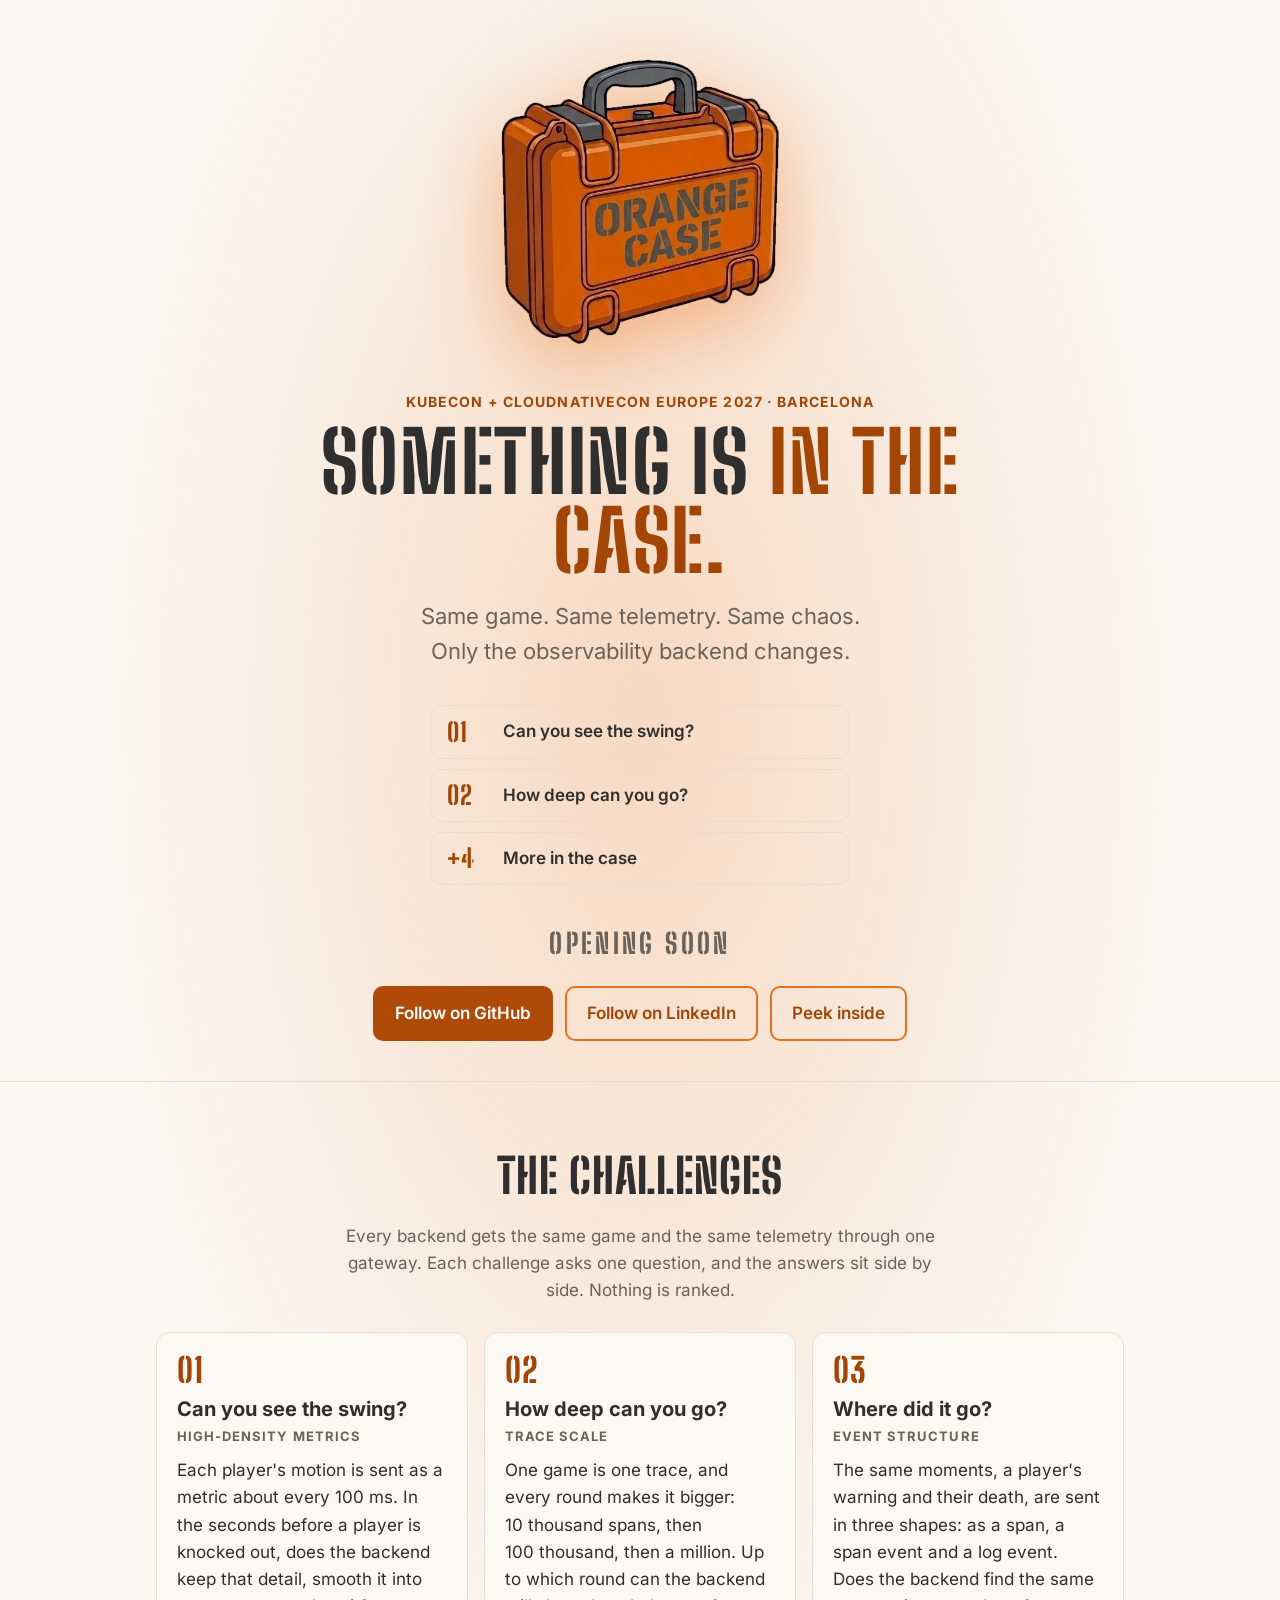
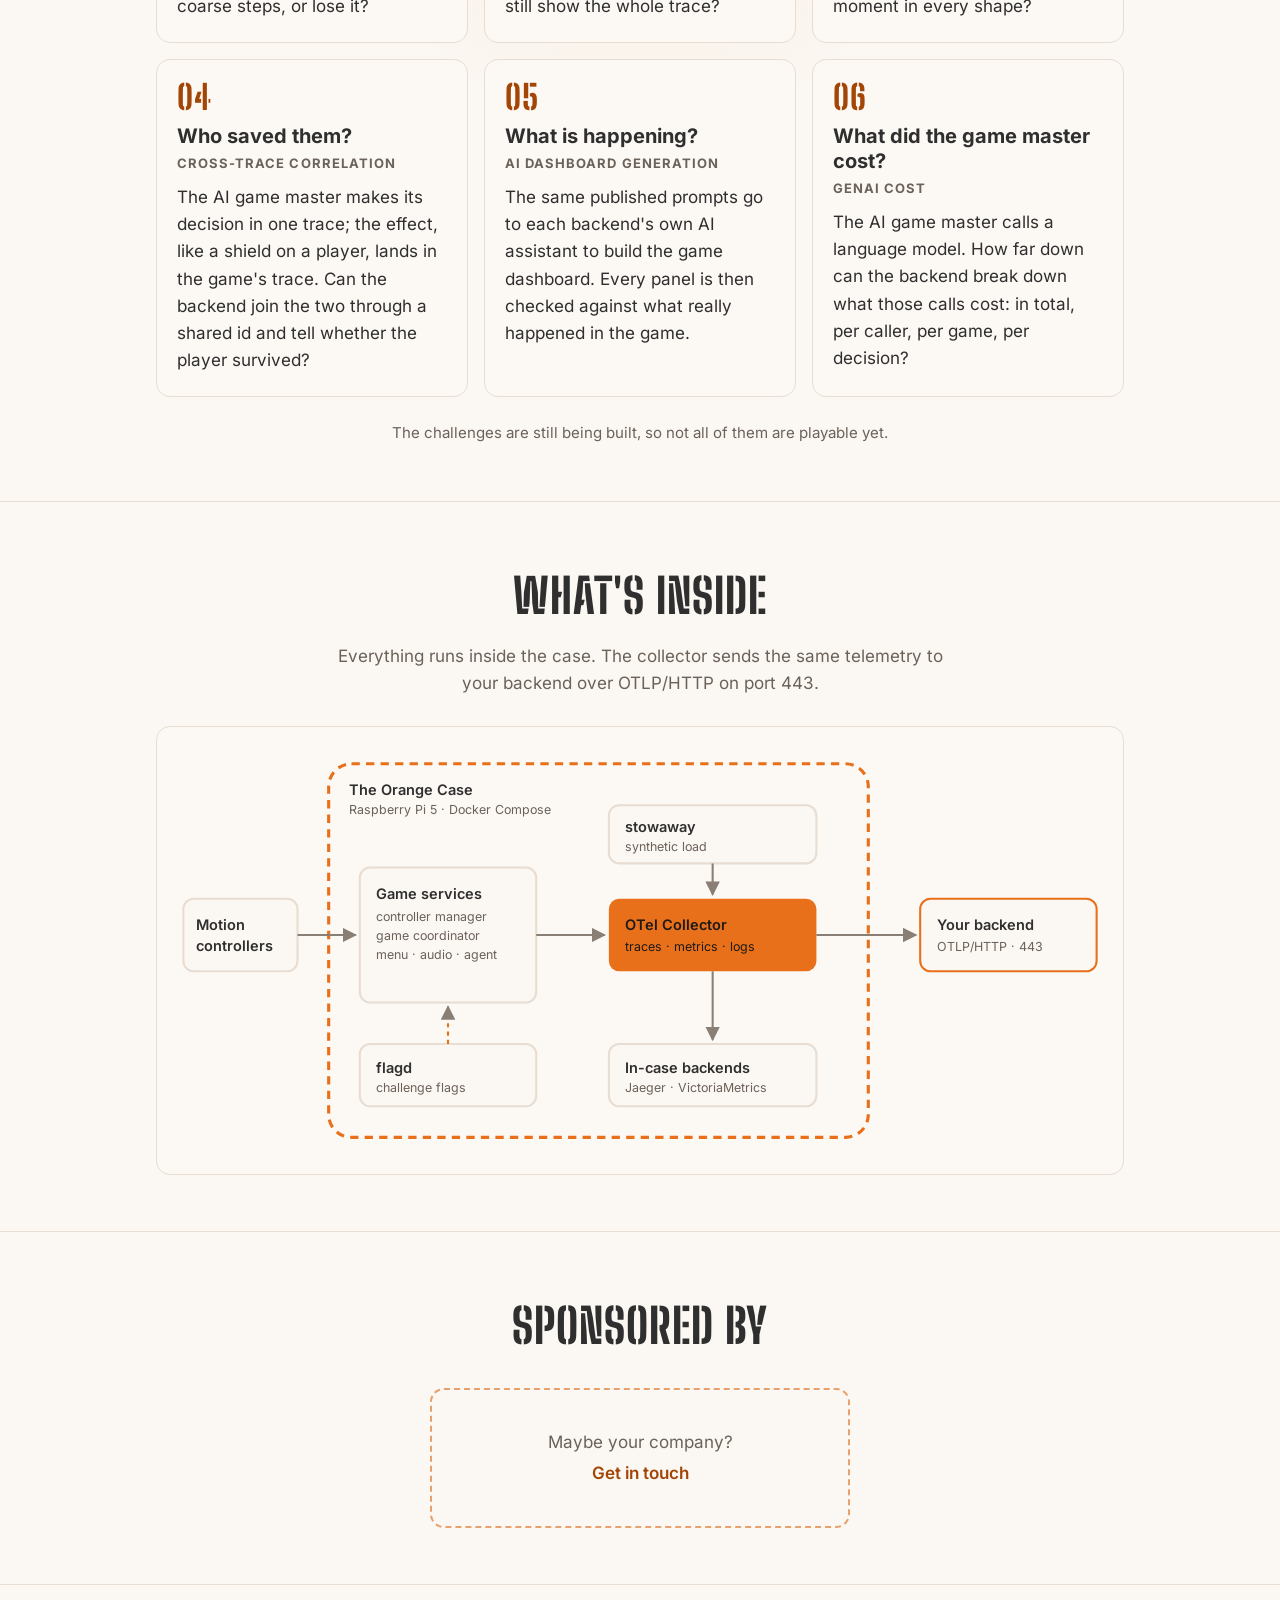
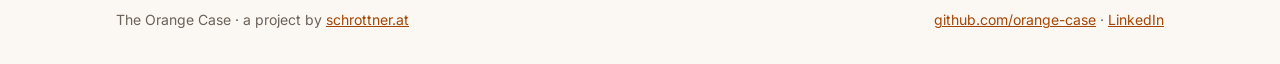
<file: index.html>
<!doctype html>
<html lang="en">
<head>
  <meta charset="utf-8">
  <meta name="viewport" content="width=device-width, initial-scale=1">
  <title>The Orange Case</title>
  <meta name="description" content="Same game. Same telemetry. Same chaos. Only the observability backend changes. Coming to KubeCon EU 2027, Barcelona.">
  <meta property="og:title" content="The Orange Case">
  <meta property="og:description" content="Same game. Same telemetry. Same chaos. Only the backend changes. Barcelona, 2027.">
  <meta property="og:type" content="website">
  <meta property="og:url" content="https://orangeca.se/">
  <meta property="og:image" content="https://orangeca.se/assets/social-card.png">
  <meta property="og:image:width" content="1200">
  <meta property="og:image:height" content="630">
  <meta property="og:image:alt" content="An orange hard-shell suitcase next to the words The Orange Case">
  <meta name="twitter:card" content="summary_large_image">
  <link rel="canonical" href="https://orangeca.se/">
  <link rel="icon" href="assets/favicon.svg" type="image/svg+xml">
  <link rel="preload" href="assets/fonts/inter-latin.woff2" as="font" type="font/woff2" crossorigin>
  <link rel="preload" href="assets/fonts/big-shoulders-stencil-display-800-latin.woff2" as="font" type="font/woff2" crossorigin>
  <link rel="stylesheet" href="assets/style.css">
  <script data-goatcounter="https://orangecase.goatcounter.com/count" async src="https://gc.zgo.at/count.js"></script>
</head>
<body>

<main class="teaser">
  <div class="wrap">
    <picture>
      <source srcset="assets/logo.webp" type="image/webp">
      <img class="case" src="assets/logo.png" width="520" height="532" alt="An orange hard-shell suitcase with ORANGE CASE stencilled on the lid">
    </picture>

    <p class="kicker">KubeCon + CloudNativeCon Europe 2027 · Barcelona</p>
    <h1 class="stencil">Something is <span>in the case.</span></h1>
    <p class="lede">Same game. Same telemetry. Same chaos.<br>Only the observability backend changes.</p>

    <ul class="challenges">
      <li><a href="#c1"><span class="stencil">01</span> Can you see the swing?</a></li>
      <li><a href="#c2"><span class="stencil">02</span> How deep can you go?</a></li>
      <li><a href="#challenges"><span class="stencil">+4</span> More in the case</a></li>
    </ul>

    <p class="soon stencil">Opening soon</p>

    <div class="cta">
      <a class="btn primary" href="https://github.com/orange-case">Follow on GitHub</a>
      <a class="btn ghost" href="https://www.linkedin.com/company/orange-case">Follow on LinkedIn</a>
      <a class="btn ghost" href="https://github.com/orange-case/JoustMania">Peek inside</a>
    </div>
  </div>
</main>

<section id="challenges">
  <div class="wrap wide">
    <h2 class="stencil">The challenges</h2>
    <p class="sub">Every backend gets the same game and the same telemetry through one gateway. Each challenge asks one question, and the answers sit side by side. Nothing is ranked.</p>
    <ol class="cards">
      <li id="c1">
        <span class="num stencil">01</span>
        <h3>Can you see the swing?</h3>
        <p class="tag">High-density metrics</p>
        <p>Each player's motion is sent as a metric about every 100&nbsp;ms. In the seconds before a player is knocked out, does the backend keep that detail, smooth it into coarse steps, or lose it?</p>
      </li>
      <li id="c2">
        <span class="num stencil">02</span>
        <h3>How deep can you go?</h3>
        <p class="tag">Trace scale</p>
        <p>One game is one trace, and every round makes it bigger: 10&nbsp;thousand spans, then 100&nbsp;thousand, then a million. Up to which round can the backend still show the whole trace?</p>
      </li>
      <li id="c3">
        <span class="num stencil">03</span>
        <h3>Where did it go?</h3>
        <p class="tag">Event structure</p>
        <p>The same moments, a player's warning and their death, are sent in three shapes: as a span, a span event and a log event. Does the backend find the same moment in every shape?</p>
      </li>
      <li id="c4">
        <span class="num stencil">04</span>
        <h3>Who saved them?</h3>
        <p class="tag">Cross-trace correlation</p>
        <p>The AI game master makes its decision in one trace; the effect, like a shield on a player, lands in the game's trace. Can the backend join the two through a shared id and tell whether the player survived?</p>
      </li>
      <li id="c5">
        <span class="num stencil">05</span>
        <h3>What is happening?</h3>
        <p class="tag">AI dashboard generation</p>
        <p>The same published prompts go to each backend's own AI assistant to build the game dashboard. Every panel is then checked against what really happened in the game.</p>
      </li>
      <li id="c6">
        <span class="num stencil">06</span>
        <h3>What did the game master cost?</h3>
        <p class="tag">GenAI cost</p>
        <p>The AI game master calls a language model. How far down can the backend break down what those calls cost: in total, per caller, per game, per decision?</p>
      </li>
    </ol>
    <p class="note">The challenges are still being built, so not all of them are playable yet.</p>
  </div>
</section>

<section id="architecture">
  <div class="wrap wide">
    <h2 class="stencil">What's inside</h2>
    <p class="sub">Everything runs inside the case. The collector sends the same telemetry to your backend over OTLP/HTTP on port 443.</p>
    <div class="diagram" tabindex="0" role="group" aria-label="Architecture diagram, scrolls sideways on small screens">
      <svg viewBox="0 0 900 400" role="img" aria-label="Controllers feed the game services inside the case; the OpenTelemetry collector exports to in-case backends and to one external backend; flagd controls the challenges; stowaway adds synthetic load.">
        <defs>
          <marker id="arr" viewBox="0 0 10 10" refX="9" refY="5" markerWidth="7" markerHeight="7" orient="auto-start-reverse">
            <path d="M0 0L10 5L0 10z" fill="#8a7f75"/>
          </marker>
        </defs>
        <rect class="case-outline" x="150" y="20" width="520" height="360" rx="22"/>
        <text x="170" y="50">The Orange Case</text>
        <text class="small" x="170" y="68">Raspberry Pi 5 · Docker Compose</text>

        <rect class="box" x="10" y="150" width="110" height="70" rx="10"/>
        <text x="22" y="180">Motion</text>
        <text x="22" y="200">controllers</text>

        <rect class="box" x="180" y="120" width="170" height="130" rx="10"/>
        <text x="196" y="150">Game services</text>
        <text class="small" x="196" y="172">controller manager</text>
        <text class="small" x="196" y="190">game coordinator</text>
        <text class="small" x="196" y="208">menu · audio · agent</text>

        <rect class="box" x="180" y="290" width="170" height="60" rx="10"/>
        <text x="196" y="318">flagd</text>
        <text class="small" x="196" y="336">challenge flags</text>

        <rect class="hot" x="420" y="150" width="200" height="70" rx="10"/>
        <text class="on-hot" x="436" y="180">OTel Collector</text>
        <text class="on-hot small" x="436" y="200">traces · metrics · logs</text>

        <rect class="box" x="420" y="290" width="200" height="60" rx="10"/>
        <text x="436" y="318">In-case backends</text>
        <text class="small" x="436" y="336">Jaeger · VictoriaMetrics</text>

        <rect class="box" x="420" y="60" width="200" height="56" rx="10"/>
        <text x="436" y="86">stowaway</text>
        <text class="small" x="436" y="104">synthetic load</text>

        <rect class="box you" x="720" y="150" width="170" height="70" rx="10"/>
        <text x="736" y="180">Your backend</text>
        <text class="small" x="736" y="200">OTLP/HTTP · 443</text>

        <path class="arrow" d="M120 185H176"/>
        <path class="arrow" d="M350 185H416"/>
        <path class="arrow" d="M620 185H716"/>
        <path class="arrow" d="M520 220V286"/>
        <path class="arrow" d="M520 116V146"/>
        <path class="arrow flag" d="M265 290V254"/>
      </svg>
    </div>
    <p class="scroll-hint" aria-hidden="true">Scroll sideways to see the whole diagram →</p>
  </div>
</section>

<section id="sponsors">
  <div class="wrap">
    <h2 class="stencil">Sponsored by</h2>
    <a class="sponsor-slot" href="mailto:hello@orangeca.se?subject=Sponsoring%20The%20Orange%20Case">
      <span>Maybe your company?</span>
      <span class="sponsor-cta">Get in touch</span>
    </a>
  </div>
</section>

<footer>
  <div class="wrap">
    <span>The Orange Case · a project by <a href="https://schrottner.at">schrottner.at</a></span>
    <span><a href="https://github.com/orange-case">github.com/orange-case</a> · <a href="https://www.linkedin.com/company/orange-case">LinkedIn</a></span>
  </div>
</footer>

</body>
</html>
</file>
<file: assets/style.css>
/* Self-hosted fonts (SIL Open Font License, see assets/fonts/OFL-*.txt). Latin subset. */
@font-face {
  font-family: "Inter";
  font-style: normal;
  font-weight: 400 700;
  font-display: swap;
  src: url("fonts/inter-latin.woff2") format("woff2");
  unicode-range: U+0000-00FF, U+0131, U+0152-0153, U+02BB-02BC, U+02C6, U+02DA, U+02DC, U+0304, U+0308, U+0329, U+2000-206F, U+20AC, U+2122, U+2191, U+2193, U+2212, U+2215, U+FEFF, U+FFFD;
}
@font-face {
  font-family: "Big Shoulders Stencil Display";
  font-style: normal;
  font-weight: 800;
  font-display: swap;
  src: url("fonts/big-shoulders-stencil-display-800-latin.woff2") format("woff2");
  unicode-range: U+0000-00FF, U+0131, U+0152-0153, U+02BB-02BC, U+02C6, U+02DA, U+02DC, U+0304, U+0308, U+0329, U+2000-206F, U+20AC, U+2122, U+2191, U+2193, U+2212, U+2215, U+FEFF, U+FFFD;
}

:root {
  --orange: #e8701a;
  --orange-deep: #c85a10;
  /* --orange is for fills, the diagram and the glow. Text uses --orange-text,
     buttons with a white label use --orange-btn (both WCAG AA). */
  --orange-text: #a34505;
  --orange-btn: #b04a08;
  --orange-btn-hover: #9c4204;
  --ink: #2f2f2f;
  --bg: #fbf7f2;
  --muted: #6b625a;
  --line: #e7ddd2;
  color-scheme: light;
}
@media (prefers-color-scheme: dark) {
  :root:not([data-theme="light"]) {
    --orange-text: #ff8a3a;
    --ink: #f3ece4;
    --bg: #171412;
    --muted: #b3a79b;
    --line: #3a332d;
    color-scheme: dark;
  }
}
:root[data-theme="dark"] {
  --orange-text: #ff8a3a;
  --ink: #f3ece4;
  --bg: #171412;
  --muted: #b3a79b;
  --line: #3a332d;
  color-scheme: dark;
}

* { box-sizing: border-box; }
body {
  margin: 0;
  min-height: 100vh;
  display: flex;
  flex-direction: column;
  background:
    radial-gradient(60% 45% at 50% 22%, color-mix(in srgb, var(--orange) 22%, transparent), transparent 70%),
    var(--bg);
  color: var(--ink);
  font: 17px/1.6 "Inter", system-ui, sans-serif;
}
a { color: var(--orange-text); }

.wrap { max-width: 760px; margin: 0 auto; padding: 0 16px; }
.stencil { font-family: "Big Shoulders Stencil Display", "Inter", sans-serif; font-weight: 800; letter-spacing: .02em; text-transform: uppercase; }

.teaser { flex: 1; padding: 48px 0 40px; text-align: center; }
.case {
  width: min(300px, 70vw);
  height: auto;
  filter: drop-shadow(0 22px 40px rgba(232, 112, 26, .45));
  animation: float 5s ease-in-out infinite;
}
@keyframes float { 50% { transform: translateY(-10px) rotate(-1.5deg); } }
@media (prefers-reduced-motion: reduce) { .case { animation: none; } }

.kicker { margin: 28px 0 8px; color: var(--orange-text); font-weight: 700; font-size: 14px; letter-spacing: .08em; text-transform: uppercase; }
h1 { font-size: clamp(44px, 9vw, 84px); line-height: .95; margin: 0 0 18px; }
h1 span { color: var(--orange-text); }
.lede { font-size: clamp(18px, 2.6vw, 22px); color: var(--muted); margin: 0 auto 36px; }

.challenges { list-style: none; padding: 0; margin: 0 auto 36px; display: grid; gap: 10px; max-width: 420px; text-align: left; }
.challenges li a { display: flex; align-items: center; gap: 14px; padding: 12px 16px; border: 1px solid var(--line); border-radius: 12px; font-weight: 600; color: var(--ink); text-decoration: none; }
.challenges li a:hover { border-color: var(--orange); }
.challenges li span { color: var(--orange-text); font-size: 26px; line-height: 1; min-width: 1.6em; }

.soon { font-size: 28px; color: var(--muted); margin: 0 0 20px; letter-spacing: .12em; }

.cta { display: flex; gap: 12px; flex-wrap: wrap; justify-content: center; }
.btn { display: inline-block; padding: 12px 20px; border-radius: 10px; font-weight: 600; text-decoration: none; border: 2px solid var(--orange); }
.btn.primary { background: var(--orange-btn); border-color: var(--orange-btn); color: #fff; }
.btn.primary:hover { background: var(--orange-btn-hover); border-color: var(--orange-btn-hover); }
.btn.ghost { color: var(--orange-text); }

section { padding: 56px 0; border-top: 1px solid var(--line); }
.wrap.wide { max-width: 1000px; }
section h2 { font-size: clamp(32px, 5vw, 48px); margin: 0 0 8px; text-align: center; }
section .sub { color: var(--muted); margin: 0 auto 28px; max-width: 56ch; text-align: center; }
.cards { list-style: none; padding: 0; margin: 0; display: grid; gap: 16px; grid-template-columns: repeat(auto-fit, minmax(min(100%, 300px), 1fr)); }
.cards li { position: relative; padding: 20px 20px 22px; border: 1px solid var(--line); border-radius: 14px; background: color-mix(in srgb, var(--bg) 85%, #fff); scroll-margin-top: 16px; }
.cards li:target { border-color: var(--orange); }
.cards .num { display: block; color: var(--orange-text); font-size: 34px; line-height: 1; margin-bottom: 10px; }
.cards h3 { font-size: 20px; line-height: 1.25; margin: 0 0 4px; }
.cards .tag { margin: 0 0 10px; color: var(--muted); font-size: 13px; font-weight: 700; letter-spacing: .08em; text-transform: uppercase; }
.cards p { margin: 0; }
section .note { color: var(--muted); font-size: 15px; margin: 24px auto 0; text-align: center; }
.diagram { border: 1px solid var(--line); border-radius: 14px; padding: 16px; background: color-mix(in srgb, var(--bg) 85%, #fff); overflow-x: auto; }
.diagram:focus-visible { outline: 2px solid var(--orange-text); outline-offset: 2px; }
/* Below 840px the diagram keeps its size and scrolls inside its box, so the
   12px labels never render smaller than about 11px. */
.diagram svg { width: 100%; min-width: 840px; height: auto; display: block; }
.scroll-hint { display: none; margin: 10px 0 0; color: var(--muted); font-size: 13px; text-align: center; }
@media (max-width: 905px) { .scroll-hint { display: block; } }
.diagram text { fill: var(--ink); font: 600 14px "Inter", sans-serif; }
.diagram .small { font-weight: 400; font-size: 12px; fill: var(--muted); }
.diagram .box { fill: var(--bg); stroke: var(--line); stroke-width: 2; }
.diagram .box.you { stroke: var(--orange); }
.diagram .case-outline { fill: none; stroke: var(--orange); stroke-width: 3; stroke-dasharray: 8 6; }
.diagram .hot { fill: var(--orange); }
.diagram text.on-hot { fill: #1f1a16; }
.diagram .arrow { stroke: #8a7f75; stroke-width: 2; fill: none; marker-end: url(#arr); }
.diagram .flag { stroke: var(--orange); stroke-dasharray: 4 4; }

.sponsor-slot { display: flex; flex-direction: column; align-items: center; justify-content: center; gap: 4px; max-width: 420px; min-height: 140px; margin: 24px auto 0; padding: 24px 16px; border: 2px dashed color-mix(in srgb, var(--orange) 55%, var(--line)); border-radius: 14px; color: var(--muted); text-align: center; text-decoration: none; }
.sponsor-slot:hover, .sponsor-slot:focus-visible { border-color: var(--orange); }
.sponsor-cta { color: var(--orange-text); font-weight: 600; }

footer { padding: 24px 0 32px; border-top: 1px solid var(--line); color: var(--muted); font-size: 14px; }
footer .wrap { max-width: 1080px; display: flex; flex-wrap: wrap; gap: 12px; justify-content: space-between; }
</file>
